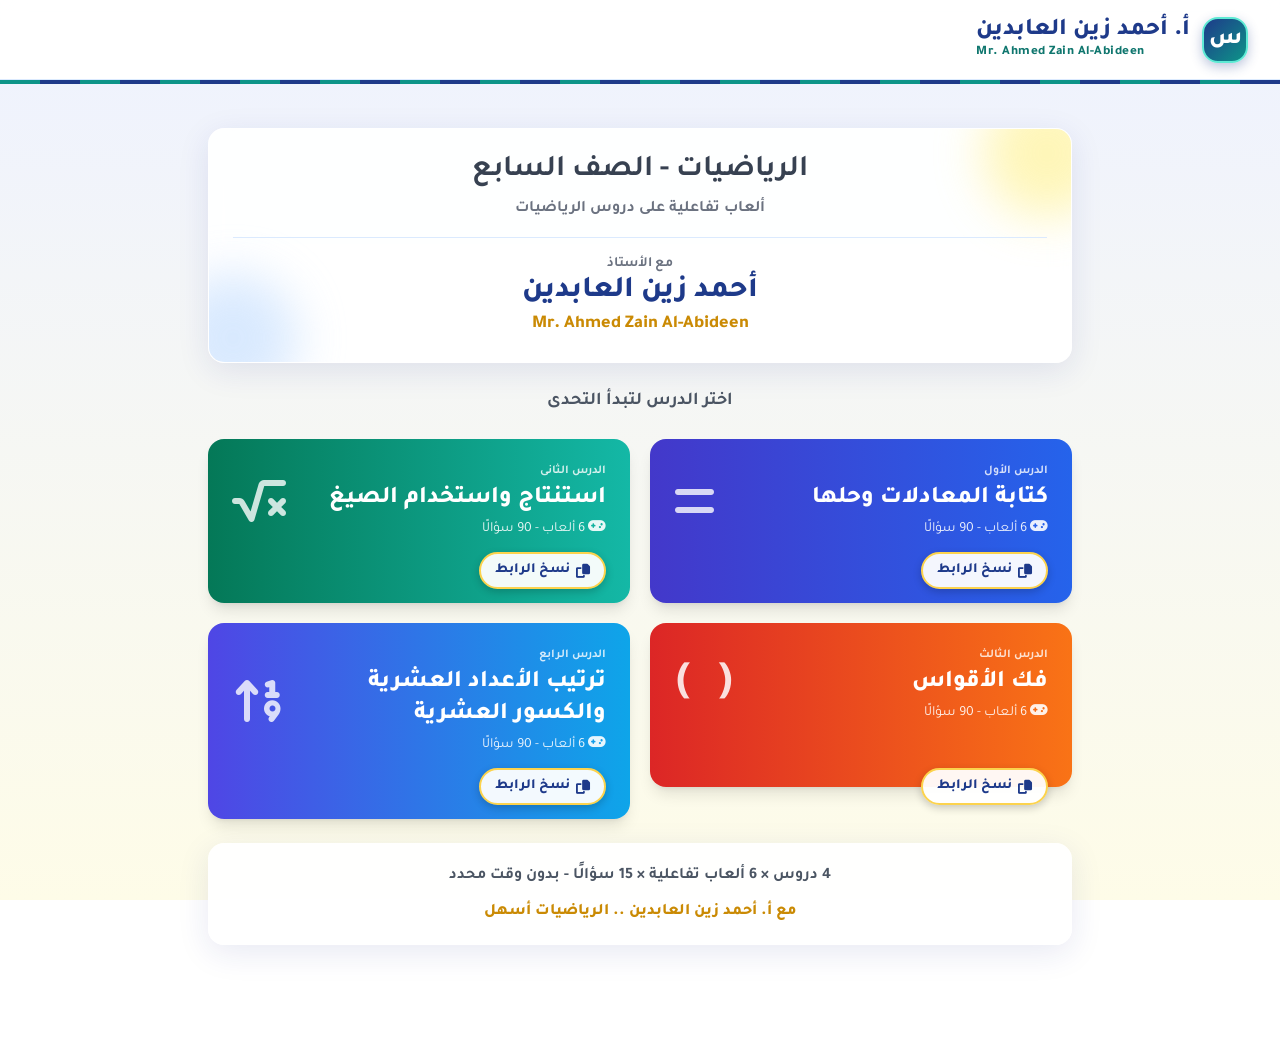
<file: index.html>
<!DOCTYPE html>
<html lang="ar" dir="rtl">
<head>
    <meta charset="UTF-8">
    <meta name="viewport" content="width=device-width, initial-scale=1.0, maximum-scale=1.0, user-scalable=no">
    <title>أ. أحمد زين العابدين - الرياضيات</title>
    <link rel="stylesheet" href="assets/tailwind.css">
    <link rel="stylesheet" href="assets/fontawesome/css/all.min.css">
    <link rel="stylesheet" href="assets/style.css">
    <script src="assets/common.js"></script>
</head>
<body class="text-gray-800 min-h-screen pb-24 relative">

    <header class="fixed top-0 w-full bg-white/95 backdrop-blur-md shadow-sm z-40 h-20 flex items-center px-4 md:px-8 border-b border-blue-100">
        <div class="flex items-center gap-3"><div class="logo-badge">س</div><h1 class="font-extrabold text-blue-900 text-lg md:text-2xl brand-name">أ. أحمد زين العابدين<small dir="ltr">Mr. Ahmed Zain Al-Abideen</small></h1></div>
    </header>
    <div class="fixed top-20 w-full z-40 brand-strip"></div>

    <div class="max-w-4xl mx-auto p-4 relative pt-28">
        <div class="space-y-6">
            <div class="glass-panel rounded-2xl p-6 shadow-lg relative overflow-hidden flex flex-col md:flex-row items-center gap-6 mt-4">
                <div class="absolute -top-10 -right-10 w-32 h-32 bg-yellow-200 rounded-full opacity-60 blur-xl"></div>
                <div class="absolute -bottom-10 -left-10 w-32 h-32 bg-blue-200 rounded-full opacity-60 blur-xl"></div>
                <div class="w-full text-center z-10 flex flex-col justify-center">
                    <h2 class="text-2xl md:text-3xl font-bold text-gray-700 mb-2" id="grade"></h2>
                    <p class="text-gray-500 font-bold">ألعاب تفاعلية على دروس الرياضيات</p>
                    <div class="mt-4 border-t border-blue-100 pt-4">
                        <p class="text-sm text-gray-500 font-bold">مع الأستاذ</p>
                        <p class="text-3xl font-extrabold text-blue-900">أحمد زين العابدين</p>
                        <p class="text-lg font-extrabold text-yellow-600" dir="ltr">Mr. Ahmed Zain Al-Abideen</p>
                    </div>
                </div>
            </div>

            <h3 class="text-center font-bold text-gray-600 mt-8 mb-4 text-lg">اختر الدرس لتبدأ التحدى</h3>

            <div class="grid grid-cols-1 sm:grid-cols-2 gap-5" id="lessons"></div>

            <div class="glass-panel rounded-2xl p-5 text-center mt-8">
                <p class="font-bold text-gray-600" id="summary"></p>
                <p class="mt-3 text-yellow-600 font-extrabold">مع أ. أحمد زين العابدين .. الرياضيات أسهل</p>
            </div>
        </div>
    </div>

    <div id="toast" class="copy-toast"></div>
    <script>
        document.getElementById('grade').innerText = TEACHER.grade;
        // رابط الموقع بعد الرفع على GitHub Pages
        const SITE_URL = 'https://ainewsolutions.github.io/ahmedzain/';
        function lessonUrl(id) {
            const base = /^https?:$/.test(location.protocol) ? location.href.replace(/[^\/]*([?#].*)?$/, '') : SITE_URL;
            return base + 'game.html?l=' + id;
        }
        function copyText(t) {
            if (navigator.clipboard && window.isSecureContext) return navigator.clipboard.writeText(t);
            return new Promise((res, rej) => {
                const ta = document.createElement('textarea'); ta.value = t; ta.style.position = 'fixed'; ta.style.opacity = '0';
                document.body.appendChild(ta); ta.select();
                try { document.execCommand('copy') ? res() : rej(); } catch (e) { rej(e); } finally { ta.remove(); }
            });
        }
        function showToast(msg, ok) {
            const t = document.getElementById('toast'); t.innerHTML = msg;
            t.className = 'copy-toast show ' + (ok ? 'ok' : 'no');
            clearTimeout(t._h); t._h = setTimeout(() => t.className = 'copy-toast', 2200);
        }
        function copyLesson(ev, id, btn) {
            ev.preventDefault(); ev.stopPropagation();
            const url = lessonUrl(id);
            copyText(url).then(() => {
                showToast('<i class="fa-solid fa-circle-check"></i> تم نسخ رابط ' + LESSONS[id].order, true);
                btn.innerHTML = '<i class="fa-solid fa-check"></i> تم النسخ'; btn.classList.add('done');
                setTimeout(() => { btn.innerHTML = '<i class="fa-solid fa-copy"></i> نسخ الرابط'; btn.classList.remove('done'); }, 2000);
            }).catch(() => { prompt('انسخ الرابط:', url); });
        }

        const box = document.getElementById('lessons');
        const ids = Object.keys(LESSONS);
        ids.forEach(id => {
            const L = LESSONS[id];
            box.insertAdjacentHTML('beforeend', `
            <div class="lesson-wrap">
                <a href="game.html?l=${id}" class="btn-bounce bg-gradient-to-l ${L.color} text-white p-6 pb-16 rounded-2xl shadow-lg flex items-center justify-between min-h-[150px] hover:shadow-2xl">
                    <div class="text-right">
                        <p class="text-xs font-bold text-white/80 mb-1">${L.order}</p>
                        <h4 class="font-extrabold text-2xl mb-1">${L.title}</h4>
                        <p class="text-sm text-white/90"><i class="fa-solid fa-gamepad"></i> ${L.games.length} ألعاب - ${L.games.length * 15} سؤالًا</p>
                    </div>
                    ${L.iconText ? `<span class="icon-text">${L.iconText}</span>` : `<i class="fa-solid ${L.icon} text-5xl opacity-80"></i>`}
                </a>
                <button class="copy-btn" onclick="copyLesson(event, '${id}', this)" title="${lessonUrl(id)}"><i class="fa-solid fa-copy"></i> نسخ الرابط</button>
            </div>`);
        });
        document.getElementById('summary').innerText = ids.length + ' دروس × 6 ألعاب تفاعلية × 15 سؤالًا - بدون وقت محدد';
    </script>
</body>
</html>
</file>
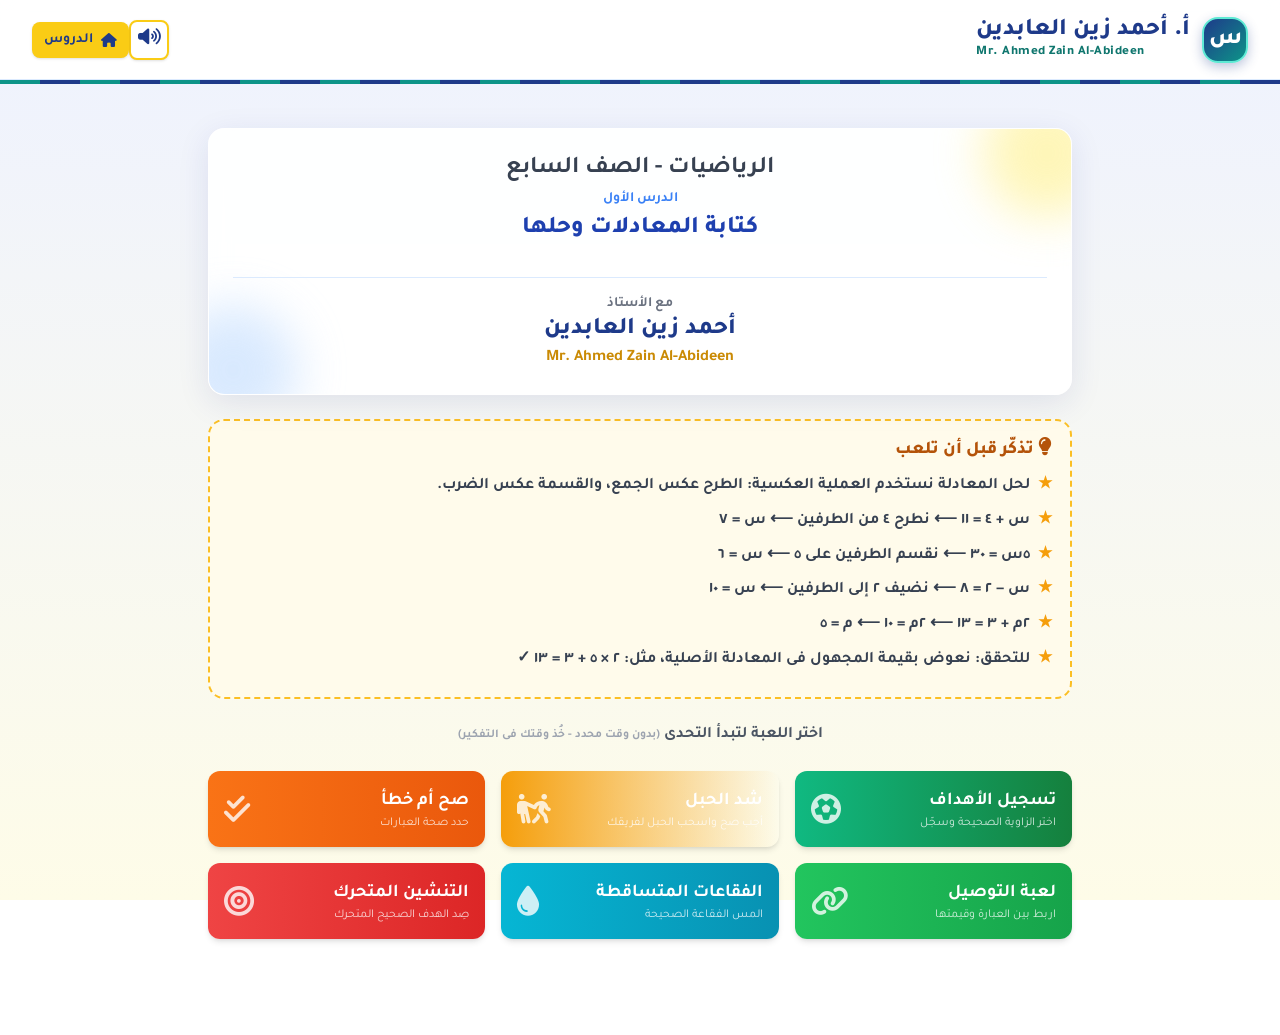
<file: game.html>
<!DOCTYPE html>
<html lang="ar" dir="rtl">
<head>
    <meta charset="UTF-8">
    <meta name="viewport" content="width=device-width, initial-scale=1.0, maximum-scale=1.0, user-scalable=no">
    <title>أ. أحمد زين العابدين - ألعاب الدرس</title>
    <link rel="stylesheet" href="assets/tailwind.css">
    <link rel="stylesheet" href="assets/fontawesome/css/all.min.css">
    <link rel="stylesheet" href="assets/style.css">
    <script src="assets/common.js"></script>
    <script src="assets/sound.js"></script>
</head>
<body class="text-gray-800 min-h-screen pb-20 relative">

    <header class="fixed top-0 w-full bg-white/95 backdrop-blur-md shadow-sm z-40 h-20 flex items-center px-4 md:px-8 border-b border-blue-100">
        <div class="flex items-center gap-3"><div class="logo-badge">س</div><h1 class="font-extrabold text-blue-900 text-lg md:text-2xl brand-name">أ. أحمد زين العابدين<small dir="ltr">Mr. Ahmed Zain Al-Abideen</small></h1></div>
        <button id="sound-btn" onclick="toggleSound()" class="mr-auto btn-bounce bg-white border-2 border-yellow-400 text-blue-900 w-10 h-10 rounded-lg shadow ml-2 text-lg"></button>
        <a href="index.html" class="btn-bounce bg-yellow-400 hover:bg-yellow-300 text-blue-900 px-3 py-2 rounded-lg font-bold text-sm flex items-center gap-2 shadow"><i class="fa-solid fa-house"></i><span class="nav-txt"> الدروس</span></a>
    </header>
    <div class="fixed top-20 w-full z-40 brand-strip"></div>

    <div class="max-w-4xl mx-auto p-4 relative pt-28" id="main-container">

        <!-- الشاشة الرئيسية للدرس -->
        <div id="screen-home" class="space-y-6">
            <div class="glass-panel rounded-2xl p-6 shadow-lg relative overflow-hidden flex flex-col md:flex-row items-center gap-6 mt-4">
                <div class="absolute -top-10 -right-10 w-32 h-32 bg-yellow-200 rounded-full opacity-60 blur-xl"></div>
                <div class="absolute -bottom-10 -left-10 w-32 h-32 bg-blue-200 rounded-full opacity-60 blur-xl"></div>
                <div class="w-full text-center z-10 flex flex-col justify-center">
                    <h2 class="text-xl md:text-2xl font-bold text-gray-700 mb-1" id="grade-text"></h2>
                    <p class="text-sm font-bold text-blue-500 mb-1" id="lesson-order"></p>
                    <h3 class="text-xl md:text-2xl text-blue-800 font-extrabold mb-4" id="lesson-title">جارٍ التحميل...</h3>
                    <div class="mt-4 border-t border-blue-100 pt-4">
                        <p class="text-sm text-gray-500 font-bold">مع الأستاذ</p>
                        <p class="text-2xl font-extrabold text-blue-900" id="teacher-name"></p>
                        <p class="text-md font-bold text-yellow-600" id="teacher-en" dir="ltr"></p>
                    </div>
                </div>
            </div>

            <div class="tips-box">
                <h4><i class="fa-solid fa-lightbulb"></i> تذكّر قبل أن تلعب</h4>
                <ul id="tips-list"></ul>
            </div>

            <h3 class="text-center font-bold text-gray-600 mt-8 mb-4">اختر اللعبة لتبدأ التحدى <span class="text-xs text-gray-400">(بدون وقت محدد - خُذ وقتك فى التفكير)</span></h3>

            <div class="grid grid-cols-1 sm:grid-cols-2 lg:grid-cols-3 gap-4" id="games-grid"></div>
        </div>

        <!-- رأس اللعبة -->
        <div id="game-header" class="hidden mb-6 bg-white p-3 rounded-xl shadow-sm border border-gray-100 flex flex-col gap-3">
            <div class="flex justify-between items-center w-full">
                <button onclick="goHome()" class="btn-bounce bg-gray-100 hover:bg-gray-200 text-gray-700 px-3 py-2 rounded-lg font-bold text-sm flex items-center gap-2">
                    <i class="fa-solid fa-arrow-right"></i> للألعاب
                </button>
                <div class="flex items-center gap-3">
                    <div class="text-left hidden sm:block">
                        <p class="text-xs text-gray-500 font-bold" id="hdr-teacher"></p>
                        <p class="text-sm font-bold text-blue-700" id="hdr-lesson"></p>
                    </div>
                </div>
            </div>
            <div class="flex justify-between items-center w-full border-t border-gray-100 pt-2">
                <div class="w-1/3 text-xs sm:text-sm font-bold text-gray-500"><i class="fa-solid fa-infinity text-blue-500"></i> بدون وقت</div>
                <h2 id="current-game-title" class="text-base sm:text-lg font-bold text-blue-800 text-center w-1/3"></h2>
                <div class="text-sm sm:text-base font-bold text-gray-600 bg-gray-50 px-3 py-1 rounded-lg border w-1/3 text-left">
                    النتيجة: <span id="current-score" class="text-blue-700">0</span>/<span class="total-count">15</span>
                </div>
            </div>
        </div>

        <!-- 1. اختيار من متعدد -->
        <div id="screen-mcq" class="hidden game-screen">
            <div class="glass-panel p-6 rounded-2xl">
                <div class="w-full bg-gray-200 rounded-full h-2.5 mb-6"><div id="mcq-progress" class="bg-blue-600 h-2.5 rounded-full" style="width:0%"></div></div>
                <div id="mcq-img"></div>
                <h3 id="mcq-question" class="text-xl md:text-2xl font-bold text-gray-800 mb-6 text-center leading-relaxed"></h3>
                <div id="mcq-options" class="grid grid-cols-1 sm:grid-cols-2 gap-3"></div>
            </div>
        </div>

        <!-- 2. الفقاعات -->
        <div id="screen-bubbles" class="hidden game-screen">
            <div class="glass-panel p-6 rounded-2xl">
                <div class="w-full bg-gray-200 rounded-full h-2.5 mb-4"><div id="bubbles-progress" class="bg-cyan-500 h-2.5 rounded-full" style="width:0%"></div></div>
                <div class="bg-cyan-50 border border-cyan-200 rounded-xl p-4 mb-4 text-center">
                    <h3 id="bubbles-question" class="text-lg md:text-xl font-bold text-gray-800 leading-relaxed"></h3>
                    <div id="bubbles-img"></div>
                </div>
                <div id="bubbles-game-area" class="relative w-full h-[430px] overflow-hidden rounded-xl shadow-inner bg-gradient-to-b from-blue-50 to-cyan-100"></div>
            </div>
        </div>

        <!-- 3. التنشين -->
        <div id="screen-shoot" class="hidden game-screen">
            <div class="glass-panel p-6 rounded-2xl">
                <div class="w-full bg-gray-200 rounded-full h-2.5 mb-4"><div id="shoot-progress" class="bg-red-500 h-2.5 rounded-full" style="width:0%"></div></div>
                <div class="bg-red-50 border border-red-200 rounded-xl p-4 mb-4 text-center">
                    <h3 id="shoot-question" class="text-lg md:text-xl font-bold text-gray-800 leading-relaxed"></h3>
                    <div id="shoot-img"></div>
                </div>
                <div id="shoot-game-area" class="relative w-full h-[430px] overflow-hidden bg-gray-900 border-4 border-gray-700 rounded-xl shadow-inner"></div>
            </div>
        </div>

        <!-- 4. صح أم خطأ -->
        <div id="screen-tf" class="hidden game-screen">
            <div class="glass-panel p-6 rounded-2xl flex flex-col">
                <div class="w-full bg-gray-200 rounded-full h-2.5 mb-6"><div id="tf-progress" class="bg-orange-500 h-2.5 rounded-full" style="width:0%"></div></div>
                <p class="text-center font-bold text-gray-600 mb-4 text-lg">اقرأ العبارة وحدد: صح أم خطأ؟</p>
                <div id="tf-img"></div>
                <div class="flex items-center justify-center mb-8">
                    <div id="tf-statement" class="bg-white border-2 border-orange-300 text-gray-800 font-bold text-xl md:text-2xl py-8 px-6 rounded-2xl shadow-md w-full text-center min-h-[150px] flex items-center justify-center leading-relaxed"></div>
                </div>
                <div class="grid grid-cols-2 gap-4 w-full">
                    <button onclick="checkTF(true)" class="btn-bounce bg-green-500 hover:bg-green-600 text-white p-6 rounded-xl flex flex-col items-center gap-2 shadow-lg">
                        <i class="fa-solid fa-check text-5xl mb-2"></i><span class="font-bold text-xl md:text-2xl">صح</span>
                    </button>
                    <button onclick="checkTF(false)" class="btn-bounce bg-red-500 hover:bg-red-600 text-white p-6 rounded-xl flex flex-col items-center gap-2 shadow-lg">
                        <i class="fa-solid fa-xmark text-5xl mb-2"></i><span class="font-bold text-xl md:text-2xl">خطأ</span>
                    </button>
                </div>
            </div>
        </div>

        <!-- 5. التوصيل -->
        <div id="screen-match" class="hidden game-screen">
            <div class="glass-panel p-4 rounded-2xl">
                <div class="w-full bg-gray-200 rounded-full h-2.5 mb-4"><div id="match-progress" class="bg-green-600 h-2.5 rounded-full" style="width:0%"></div></div>
                <p class="text-center text-gray-600 mb-4 font-bold">المس عنصرًا من القائمة الأولى ثم ما يناسبه من الثانية</p>
                <div class="flex gap-4 justify-between">
                    <div class="w-1/2 space-y-2 flex flex-col" id="match-list-a"></div>
                    <div class="w-1/2 space-y-2 flex flex-col" id="match-list-b"></div>
                </div>
            </div>
        </div>

        <!-- 6. أكمل -->
        <div id="screen-fill" class="hidden game-screen">
            <div class="glass-panel p-4 md:p-6 rounded-2xl flex flex-col">
                <div class="w-full bg-gray-200 rounded-full h-2.5 mb-4 md:mb-6"><div id="fill-progress" class="bg-purple-500 h-2.5 rounded-full" style="width:0%"></div></div>
                <p class="text-center font-bold text-gray-600 mb-4 text-sm md:text-lg">اختر ما يكمل العبارة إكمالًا صحيحًا</p>
                <div id="fill-img"></div>
                <div class="bg-white border-2 border-purple-200 py-6 px-4 md:py-8 md:px-6 rounded-2xl shadow-sm text-center mb-6 flex items-center justify-center min-h-[120px] md:min-h-[160px]">
                    <h3 id="fill-sentence" class="text-lg sm:text-xl md:text-2xl font-bold text-gray-800 leading-loose"></h3>
                </div>
                <div id="fill-options" class="grid grid-cols-1 sm:grid-cols-2 gap-3 md:gap-4"></div>
            </div>
        </div>
    
        <!-- 7. شد الحبل -->
        <div id="screen-tug" class="hidden game-screen">
            <div class="glass-panel p-4 md:p-6 rounded-2xl">
                <div class="w-full bg-gray-200 rounded-full h-2.5 mb-4"><div id="tug-progress" class="bg-amber-500 h-2.5 rounded-full" style="width:0%"></div></div>
                <div class="tug-arena">
                    <div class="tug-team tug-me"><span class="tug-tag">فريقك</span><div class="tug-men"><i class="fa-solid fa-person"></i><i class="fa-solid fa-person"></i><i class="fa-solid fa-person"></i></div></div>
                    <div class="tug-field">
                        <div class="tug-zone tug-zone-me"></div><div class="tug-zone tug-zone-op"></div>
                        <div class="tug-center"></div>
                        <div id="tug-rope" class="tug-rope"><div class="tug-knot"><i class="fa-solid fa-flag"></i></div></div>
                    </div>
                    <div class="tug-team tug-op"><span class="tug-tag">المنافس</span><div class="tug-men"><i class="fa-solid fa-person"></i><i class="fa-solid fa-person"></i><i class="fa-solid fa-person"></i></div></div>
                </div>
                <p class="text-center text-xs font-bold text-gray-500 mb-3">كل إجابة صحيحة تسحب الحبل نحو فريقك، وكل إجابة خاطئة تسحبه نحو المنافس</p>
                <div class="bg-amber-50 border border-amber-200 rounded-xl p-4 mb-4 text-center">
                    <h3 id="tug-question" class="text-lg md:text-xl font-bold text-gray-800 leading-relaxed"></h3>
                    <div id="tug-img"></div>
                </div>
                <div id="tug-options" class="grid grid-cols-2 gap-3"></div>
            </div>
        </div>

        <!-- 8. تسجيل الأهداف -->
        <div id="screen-goal" class="hidden game-screen">
            <div class="glass-panel p-4 md:p-6 rounded-2xl">
                <div class="w-full bg-gray-200 rounded-full h-2.5 mb-4"><div id="goal-progress" class="bg-emerald-600 h-2.5 rounded-full" style="width:0%"></div></div>
                <div class="bg-emerald-50 border border-emerald-200 rounded-xl p-4 mb-4 text-center">
                    <h3 id="goal-question" class="text-lg md:text-xl font-bold text-gray-800 leading-relaxed"></h3>
                    <div id="goal-img"></div>
                </div>
                <div class="goal-pitch" id="goal-pitch">
                    <div class="goal-frame"><div class="goal-net"></div></div>
                    <div id="goal-keeper" class="goal-keeper"><i class="fa-solid fa-user-shield"></i></div>
                    <div id="goal-targets"></div>
                    <div id="goal-ball" class="goal-ball"><i class="fa-solid fa-futbol"></i></div>
                    <div id="goal-flash" class="goal-flash"></div>
                </div>
                <p class="text-center text-sm font-bold text-gray-500 mt-3">المس الزاوية التى بها الإجابة الصحيحة لتسدد الكرة</p>
            </div>
        </div>
    
        <!-- 9. من سيربح المليون -->
        <div id="screen-millionaire" class="hidden game-screen">
            <div class="mil-wrap">
                <div class="mil-ladder" id="mil-ladder"></div>
                <h2 class="mil-title"><i class="fa-solid fa-trophy"></i> من سيربح المليون؟ <i class="fa-solid fa-trophy"></i></h2>
                <div class="mil-bar">
                    <div class="mil-pill" id="mil-qnum"></div>
                    <div class="mil-prize"><i class="fa-solid fa-sack-dollar"></i> <span id="mil-prize"></span></div>
                </div>
                <div class="mil-lifelines">
                    <button id="ll-5050" class="mil-ll" onclick="useLifeline('5050')" title="حذف إجابتين"><i class="fa-solid fa-scissors"></i><small>حذف إجابتين</small></button>
                    <button id="ll-phone" class="mil-ll" onclick="useLifeline('phone')" title="اتصال بصديق"><i class="fa-solid fa-phone"></i><small>اتصال بصديق</small></button>
                    <button id="ll-aud" class="mil-ll" onclick="useLifeline('aud')" title="رأى الجمهور"><i class="fa-solid fa-users"></i><small>رأى الجمهور</small></button>
                </div>
                <div class="mil-help hidden" id="mil-help"></div>
                <div class="mil-question" id="mil-question"></div>
                <div class="mil-options" id="mil-options"></div>
            </div>
        </div>
    </div>

    <!-- نافذة التغذية الراجعة -->
    <div id="feedback-modal" class="fixed inset-0 bg-black bg-opacity-60 z-50 hidden flex items-center justify-center p-4 backdrop-blur-sm">
        <div id="feedback-content" class="bg-white rounded-2xl p-6 max-w-sm w-full text-center transform scale-50 opacity-0 transition-all duration-300">
            <div id="feedback-icon" class="text-6xl mb-4"></div>
            <h3 id="feedback-title" class="text-2xl font-bold mb-2"></h3>
            <p id="feedback-msg" class="text-gray-600 mb-6 font-bold text-lg leading-relaxed"></p>
            <button onclick="closeFeedback()" class="bg-blue-700 text-white font-bold py-3 px-8 rounded-xl shadow-md w-full hover:bg-blue-800 transition-colors">متابعة</button>
        </div>
    </div>

    <!-- نهاية اللعبة -->
    <div id="endgame-modal" class="fixed inset-0 bg-blue-950 bg-opacity-95 z-50 hidden flex items-center justify-center p-4">
        <div class="bg-white rounded-2xl p-8 max-w-md w-full text-center shadow-2xl">
            <i class="fa-solid fa-trophy text-6xl text-yellow-400 mb-4"></i>
            <h2 class="text-3xl font-bold text-blue-900 mb-2">اكتملت اللعبة!</h2>
            <p class="text-xl text-gray-700 mb-2 font-bold">لقد حققت <span id="endgame-score" class="text-blue-700 text-2xl">0</span> من <span class="total-count">15</span></p>
            <p id="endgame-msg" class="text-lg text-yellow-600 font-bold mb-6"></p>
            <button onclick="startGame(gameState.activeGame)" class="w-full mb-3 bg-yellow-400 text-blue-900 font-bold py-3 rounded-xl shadow text-lg btn-bounce">
                <i class="fa-solid fa-rotate-right"></i> العب مرة أخرى
            </button>
            <button onclick="goHome()" class="w-full bg-gradient-to-r from-blue-700 to-indigo-700 text-white font-bold py-4 rounded-xl shadow-lg text-xl btn-bounce">
                العودة لألعاب الدرس
            </button>
        </div>
    </div>


        <script src="assets/game.js"></script>
</body>
</html>
</file>
<file: assets/style.css>
@import url('https://fonts.googleapis.com/css2?family=Tajawal:wght@400;700;800&display=swap');
body { font-family: 'Tajawal', sans-serif; background: linear-gradient(180deg,#eef2ff 0%,#fefce8 100%); background-attachment: fixed; user-select: none; overflow-x: hidden; }
.glass-panel { background: rgba(255,255,255,0.93); backdrop-filter: blur(10px); border: 1px solid rgba(255,255,255,0.3); box-shadow: 0 8px 32px 0 rgba(31,38,135,0.10); }
.btn-bounce { transition: transform 0.2s; }
.btn-bounce:active { transform: scale(0.95); }
.brand-strip { background: repeating-linear-gradient(90deg,#facc15 0 40px,#1e3a8a 40px 80px); height: 4px; }

/* رياضيات */
.m { unicode-bidi: isolate; direction: ltr; }
.frac { display: inline-flex; flex-direction: column; vertical-align: middle; text-align: center; line-height: 1.1; margin: 0 2px; font-size: 0.9em; }
.frac .num { border-bottom: 2px solid currentColor; padding: 0 3px; }
.frac .den { padding: 0 3px; }
.q-img { max-height: 260px; max-width: 100%; margin: 0 auto 1rem; border-radius: 12px; border: 2px solid #e0e7ff; background: #fff; object-fit: contain; }
.q-img-sm { max-height: 150px; max-width: 100%; margin: 8px auto 0; border-radius: 10px; background: #fff; object-fit: contain; }

/* التوصيل */
.match-item { transition: all 0.3s; }
.match-item.selected { background-color: #fef08a; border-color: #eab308; transform: scale(1.05); }
.match-item.matched { background-color: #86efac; border-color: #22c55e; opacity: 0.7; pointer-events: none; }
.match-item.error { background-color: #fca5a5; border-color: #ef4444; animation: shake 0.5s; }

/* الفقاعات */
.game-bubble {
    border-radius: 50%;
    background: radial-gradient(circle at 30% 30%, rgba(255,255,255,0.95), rgba(191,219,254,0.8) 60%, rgba(59,130,246,0.45));
    box-shadow: inset 0 0 15px rgba(255,255,255,0.8), 0 4px 10px rgba(0,0,0,0.15);
    border: 1px solid rgba(255,255,255,0.6);
    color: #1e3a8a; text-shadow: 0 1px 2px rgba(255,255,255,0.8);
}
.horizontal-target { background-color: white; border: 4px solid; box-shadow: 0 10px 15px -3px rgba(0,0,0,0.2); }

/* حركة مستمرة بلا وقت محدد: تتكرر حتى يجيب الطالب */
@keyframes fallDown { from { top: -140px; } to { top: 105%; } }
@keyframes moveRight { from { left: -140px; } to { left: 105%; } }
@keyframes moveLeft { from { left: 105%; } to { left: -140px; } }
.anim-fall { animation: fallDown 16s linear infinite; }
.anim-right { animation: moveRight 15s linear infinite; }
.anim-left { animation: moveLeft 15s linear infinite; }

@keyframes shake { 0%,100% {transform: translateX(0);} 25% {transform: translateX(-5px);} 75% {transform: translateX(5px);} }
.popup-anim { animation: popIn 0.3s ease-out forwards; }
@keyframes popIn { 0% { opacity: 0; transform: scale(0.5); } 100% { opacity: 1; transform: scale(1); } }
.game-bubble .frac, .horizontal-target .frac { font-size: 1.3em; }
.game-bubble .m, .horizontal-target .m { white-space: normal; }

/* رموز الشعاع والمستقيم */
.geo { position: relative; display: inline-block; padding-top: 0.45em; line-height: 1.1; unicode-bidi: isolate; }
.geo::before { position: absolute; top: -0.15em; left: 0; right: 0; text-align: center; font-size: 0.8em; line-height: 1; letter-spacing: -2px; }
.ray::before { content: "⟶"; }
.gline::before { content: "⟷"; }

/* ===== عناصر مستر سيف محمد (بدون صور) ===== */
.brand-strip { background: repeating-linear-gradient(90deg,#f59e0b 0 40px,#1e3a8a 40px 80px); }
.logo-badge { width: 56px; height: 56px; border-radius: 16px; display: flex; align-items: center; justify-content: center;
  background: linear-gradient(135deg,#1e3a8a,#4f46e5); color: #fde68a; font-size: 26px; font-weight: 800; box-shadow: 0 4px 12px rgba(30,58,138,.3); border: 2px solid #fcd34d; flex-shrink: 0; }
.brand-name { line-height: 1.15; }
.brand-name small { display: block; font-size: 13px; color: #b45309; font-weight: 800; letter-spacing: .5px; }
.hero-art { position: relative; width: 100%; max-width: 300px; aspect-ratio: 1/1; border-radius: 20px; border: 4px solid #fbbf24;
  background: radial-gradient(circle at 30% 25%,#6366f1,#1e3a8a 70%); color: #fff; display: flex; flex-direction: column; align-items: center; justify-content: center; gap: 10px;
  box-shadow: 0 12px 30px rgba(30,58,138,.35); overflow: hidden; }
.hero-art .big { font-size: 64px; font-weight: 800; color: #fde68a; line-height: 1; }
.hero-art .eq { direction: ltr; font-size: 20px; font-weight: 800; background: rgba(255,255,255,.15); padding: 6px 14px; border-radius: 12px; }
.hero-art .eq b { color: #fde68a; }
.hero-art .tag { font-size: 14px; font-weight: 800; color: #c7d2fe; }
.hero-art::before, .hero-art::after { content: ""; position: absolute; border-radius: 50%; background: rgba(255,255,255,.08); }
.hero-art::before { width: 160px; height: 160px; top: -50px; left: -50px; }
.hero-art::after { width: 120px; height: 120px; bottom: -40px; right: -30px; }
@media (max-width: 767px) { .hero-art { max-width: 240px; } .hero-art .big { font-size: 52px; } }
.avatar-mini { width: 40px; height: 40px; border-radius: 50%; display: flex; align-items: center; justify-content: center; background: linear-gradient(135deg,#1e3a8a,#4f46e5); color: #fde68a; font-weight: 800; border: 2px solid #fbbf24; }
.lesson-num { width: 64px; height: 64px; border-radius: 14px; display: flex; flex-direction: column; align-items: center; justify-content: center; color: #fff; font-weight: 800; flex-shrink: 0; box-shadow: 0 4px 10px rgba(0,0,0,.15); }
.lesson-num span { font-size: 11px; opacity: .9; }
.lesson-num b { font-size: 24px; line-height: 1; }
.tips-box { background: #fffbeb; border: 2px dashed #fbbf24; border-radius: 16px; padding: 16px 18px; }
.tips-box h4 { color: #b45309; font-weight: 800; font-size: 18px; margin-bottom: 8px; }
.tips-box li { position: relative; padding-right: 22px; margin-bottom: 6px; font-weight: 700; color: #374151; line-height: 1.8; }
.tips-box li::before { content: "★"; position: absolute; right: 0; color: #f59e0b; }
.tips-box .m, .hero-art .eq { white-space: nowrap; }

/* ===== أ. أحمد زين العابدين ===== */
.brand-strip { background: repeating-linear-gradient(90deg,#0d9488 0 40px,#1e3a8a 40px 80px); }
.brand-name small { color: #0f766e; }
.logo-badge { width: 46px; height: 46px; font-size: 24px; background: linear-gradient(135deg,#1e3a8a,#0d9488); border-color: #5eead4; color: #fff; }

/* المعادلات: من اليمين لليسار كما فى الكتاب */
.eq { unicode-bidi: isolate; direction: rtl; white-space: nowrap; display: inline-block; }
.game-bubble .eq, .horizontal-target .eq, .match-item .eq { white-space: normal; }

/* رسم المستطيلات */
.bar-fig { max-width: 460px; margin: 4px auto 18px; padding: 30px 8px 0; }
.bar-row { display: flex; direction: ltr; height: 38px; border: 2px solid #374151; border-radius: 4px; overflow: visible; }
.bar-seg { position: relative; border-left: 2px solid #374151; min-width: 34px; }
.bar-seg:first-child { border-left: none; }
.bar-w { background: #fff; } .bar-g { background: #4ade80; } .bar-y { background: #fde047; }
.bar-k { background: repeating-conic-gradient(#1f2937 0 25%, #fff 0 50%) 0 0/10px 10px; }
.bar-lbl { position: absolute; bottom: 100%; left: 0; right: 0; text-align: center; font-size: 13px; font-weight: 800; color: #1e3a8a; white-space: nowrap; padding-bottom: 2px; border-bottom: 2px solid #94a3b8; margin: 0 2px 4px; }
.bar-total { margin-top: 6px; border-top: 2px solid #94a3b8; text-align: center; font-weight: 800; color: #374151; font-size: 14px; padding-top: 2px; }
.bar-sm { margin-bottom: 6px; padding-top: 26px; }
.game-bubble > span, .horizontal-target > span { font-size: 1.35em; }

/* ===== شد الحبل ===== */
.tug-arena { display: flex; align-items: center; gap: 6px; margin-bottom: 10px; }
.tug-team { display: flex; flex-direction: column; align-items: center; width: 74px; flex-shrink: 0; }
.tug-tag { font-size: 12px; font-weight: 800; padding: 2px 8px; border-radius: 999px; color: #fff; margin-bottom: 4px; white-space: nowrap; }
.tug-me .tug-tag { background: #2563eb; } .tug-op .tug-tag { background: #dc2626; }
.tug-men { display: flex; gap: 1px; font-size: 30px; line-height: 1; }
.tug-me .tug-men { color: #1d4ed8; transform: rotate(12deg); } .tug-op .tug-men { color: #b91c1c; transform: rotate(-12deg); }
.tug-me.pulling .tug-men { animation: pullR .6s ease-out; } .tug-op.pulling .tug-men { animation: pullL .6s ease-out; }
@keyframes pullR { 50% { transform: rotate(28deg) translateX(8px); } }
@keyframes pullL { 50% { transform: rotate(-28deg) translateX(-8px); } }
.tug-field { position: relative; flex: 1; height: 86px; border-radius: 14px; overflow: hidden; border: 2px solid #e5e7eb; }
.tug-zone { position: absolute; top: 0; bottom: 0; width: 50%; }
.tug-zone-me { right: 0; background: linear-gradient(90deg,#dbeafe,#bfdbfe); }
.tug-zone-op { left: 0; background: linear-gradient(90deg,#fecaca,#fee2e2); }
.tug-center { position: absolute; top: 0; bottom: 0; left: 50%; border-left: 3px dashed #6b7280; }
.tug-rope { position: absolute; top: 50%; left: -30%; width: 160%; height: 10px; margin-top: -5px; border-radius: 6px;
  background: repeating-linear-gradient(45deg,#a16207 0 6px,#ca8a04 6px 12px); box-shadow: 0 2px 4px rgba(0,0,0,.25); transition: transform .6s cubic-bezier(.3,1.6,.5,1); }
.tug-knot { position: absolute; left: 50%; top: 50%; transform: translate(-50%,-50%); width: 34px; height: 34px; border-radius: 50%; background: #fff; border: 3px solid #f59e0b;
  display: flex; align-items: center; justify-content: center; color: #dc2626; font-size: 15px; box-shadow: 0 3px 8px rgba(0,0,0,.25); }
.opt-right { background: #bbf7d0 !important; border-color: #22c55e !important; }
.opt-wrong { background: #fecaca !important; border-color: #ef4444 !important; }

/* ===== تسجيل الأهداف ===== */
.goal-pitch { position: relative; width: 100%; height: 360px; border-radius: 16px; overflow: hidden;
  background: repeating-linear-gradient(180deg,#16a34a 0 36px,#15803d 36px 72px); box-shadow: inset 0 0 30px rgba(0,0,0,.25); }
.goal-frame { position: absolute; top: 5%; left: 8%; right: 8%; height: 56%; border: 7px solid #fff; border-bottom: none; border-radius: 6px 6px 0 0; box-shadow: 0 4px 10px rgba(0,0,0,.25); }
.goal-net { position: absolute; inset: 0; background-image: linear-gradient(rgba(255,255,255,.35) 1px, transparent 1px), linear-gradient(90deg, rgba(255,255,255,.35) 1px, transparent 1px); background-size: 14px 14px; background-color: rgba(0,0,0,.12); }
.goal-pitch::after { content: ""; position: absolute; left: 22%; right: 22%; top: 61%; height: 22%; border: 3px solid rgba(255,255,255,.7); border-top: none; }
.goal-keeper { position: absolute; z-index: 3; font-size: 44px; color: #facc15; text-shadow: 0 3px 6px rgba(0,0,0,.4); transform: translate(-50%,-50%); pointer-events: none; }
.goal-ball { position: absolute; z-index: 4; font-size: 34px; color: #fff; background: #111; border-radius: 50%; line-height: 1; width: 36px; height: 36px; display: flex; align-items: center; justify-content: center;
  transform: translate(-50%,-50%); pointer-events: none; text-shadow: none; box-shadow: 0 4px 6px rgba(0,0,0,.35); }
.goal-target { position: absolute; z-index: 2; transform: translate(-50%,-50%); min-width: 92px; max-width: 150px; min-height: 58px; padding: 6px 10px; border-radius: 14px;
  background: rgba(255,255,255,.92); border: 3px solid #fde047; color: #14532d; font-weight: 800; font-size: 17px; box-shadow: 0 4px 10px rgba(0,0,0,.25); display: flex; align-items: center; justify-content: center; text-align: center; transition: transform .2s; }
.goal-target.long { font-size: 13px; }
.goal-target:active { transform: translate(-50%,-50%) scale(.94); }
.goal-target.hit { background: #bbf7d0; border-color: #22c55e; }
.goal-target.miss { background: #fecaca; border-color: #ef4444; }
.goal-flash { position: absolute; z-index: 5; left: 50%; top: 74%; transform: translate(-50%,-50%) scale(.3); opacity: 0; font-size: 28px; font-weight: 800; padding: 6px 18px; border-radius: 14px; color: #fff; white-space: nowrap; transition: all .3s; pointer-events: none; }
.goal-flash.show { opacity: 1; transform: translate(-50%,-50%) scale(1); }
.goal-flash.ok { background: #16a34a; border: 3px solid #fde047; } .goal-flash.no { background: #dc2626; border: 3px solid #fff; }
@media (max-width: 480px) { .goal-target { min-width: 78px; font-size: 15px; } .goal-target.long { font-size: 11px; max-width: 120px; } .goal-pitch { height: 330px; } }

/* ألوان إضافية غير موجودة فى ملف tailwind المضغوط */
.from-amber-500{--tw-gradient-from:#f59e0b var(--tw-gradient-from-position);--tw-gradient-to:rgba(245,158,11,0) var(--tw-gradient-to-position);--tw-gradient-stops:var(--tw-gradient-from),var(--tw-gradient-to)}
.from-emerald-500{--tw-gradient-from:#10b981 var(--tw-gradient-from-position);--tw-gradient-to:rgba(16,185,129,0) var(--tw-gradient-to-position);--tw-gradient-stops:var(--tw-gradient-from),var(--tw-gradient-to)}
.from-teal-500{--tw-gradient-from:#14b8a6 var(--tw-gradient-from-position);--tw-gradient-to:rgba(20,184,166,0) var(--tw-gradient-to-position);--tw-gradient-stops:var(--tw-gradient-from),var(--tw-gradient-to)}
.to-green-700{--tw-gradient-to:#15803d var(--tw-gradient-to-position)}
.to-emerald-700{--tw-gradient-to:#047857 var(--tw-gradient-to-position)}
.bg-amber-500{background-color:#f59e0b} .bg-amber-50{background-color:#fffbeb} .hover\:bg-amber-50:hover{background-color:#fffbeb}
.border-amber-300{border-color:#fcd34d} .border-amber-200{border-color:#fde68a} .text-amber-900{color:#78350f}
.bg-emerald-50{background-color:#ecfdf5} .border-emerald-200{border-color:#a7f3d0} .bg-emerald-600{background-color:#059669}
@media (max-width: 480px) { .nav-txt { display: none; } .brand-name { font-size: 16px; } .brand-name small { font-size: 11px; white-space: nowrap; } }

/* زر نسخ رابط الدرس */
.lesson-wrap { position: relative; }
.lesson-wrap > a { display: flex; }
.copy-btn { position: absolute; bottom: 14px; right: 24px; z-index: 2; background: rgba(255,255,255,.95); color: #1e3a8a; font-weight: 800; font-size: 14px;
  padding: 6px 14px; border-radius: 999px; box-shadow: 0 3px 8px rgba(0,0,0,.2); border: 2px solid #fcd34d; transition: transform .15s; display: flex; align-items: center; gap: 6px; }
.copy-btn:active { transform: scale(.94); }
.copy-btn.done { background: #dcfce7; color: #166534; border-color: #22c55e; }
.copy-toast { position: fixed; left: 50%; bottom: 24px; transform: translate(-50%, 30px); opacity: 0; z-index: 60; padding: 10px 20px; border-radius: 14px; color: #fff; font-weight: 800; transition: all .3s; pointer-events: none; white-space: nowrap; }
.copy-toast.show { opacity: 1; transform: translate(-50%, 0); }
.copy-toast.ok { background: #16a34a; } .copy-toast.no { background: #dc2626; }
.lesson-wrap > a { padding-bottom: 64px !important; min-height: 160px; }
.icon-text { font-size: 46px; font-weight: 800; opacity: .85; letter-spacing: 6px; line-height: 1; direction: ltr; }

/* ألوان الدرس الرابع */
.from-sky-500{--tw-gradient-from:#0ea5e9 var(--tw-gradient-from-position);--tw-gradient-to:rgba(14,165,233,0) var(--tw-gradient-to-position);--tw-gradient-stops:var(--tw-gradient-from),var(--tw-gradient-to)}
.to-indigo-600{--tw-gradient-to:#4f46e5 var(--tw-gradient-to-position)}

/* ===== من سيربح المليون ===== */
.mil-wrap { background: linear-gradient(165deg,#6d28d9 0%,#3730a3 45%,#1e3a8a 75%,#0f766e 100%); border-radius: 20px; padding: 12px 12px 18px; color: #fff; box-shadow: 0 12px 30px rgba(49,46,129,.4); }
.mil-ladder { display: flex; gap: 6px; overflow-x: auto; padding: 6px; background: rgba(15,10,60,.55); border-radius: 14px; scroll-behavior: smooth; scrollbar-width: none; }
.mil-ladder::-webkit-scrollbar { display: none; }
.mil-step { flex: 0 0 auto; display: flex; align-items: center; gap: 8px; padding: 6px 12px; border-radius: 10px; font-weight: 800; font-size: 13px; color: #c7d2fe; white-space: nowrap; }
.mil-step b { color: #fde68a; }
.mil-step.safe span { color: #fff; }
.mil-step.won { background: rgba(250,204,21,.18); color: #fde68a; }
.mil-step.next { background: linear-gradient(90deg,#facc15,#f59e0b); color: #3b0764; box-shadow: 0 0 12px rgba(250,204,21,.6); }
.mil-step.next b { color: #3b0764; }
.mil-title { text-align: center; font-size: 26px; font-weight: 800; margin: 14px 0 10px; color: #fde047; text-shadow: 0 3px 0 #a21caf, 0 6px 14px rgba(0,0,0,.35); }
.mil-title i { color: #fbbf24; }
.mil-bar { display: flex; justify-content: space-between; align-items: center; gap: 10px; margin-bottom: 12px; }
.mil-pill { background: rgba(255,255,255,.14); padding: 8px 16px; border-radius: 999px; font-weight: 800; font-size: 15px; }
.mil-prize { background: linear-gradient(90deg,#fde047,#facc15); color: #3b0764; padding: 8px 16px; border-radius: 999px; font-weight: 800; font-size: 16px; box-shadow: 0 4px 10px rgba(0,0,0,.25); }
.mil-lifelines { display: flex; justify-content: center; gap: 12px; margin-bottom: 12px; }
.mil-ll { width: 64px; height: 64px; border-radius: 50%; background: linear-gradient(160deg,#fb7185,#f97316); box-shadow: 0 5px 0 #9f1239, 0 8px 14px rgba(0,0,0,.3);
  display: flex; flex-direction: column; align-items: center; justify-content: center; color: #fff; font-size: 20px; transition: transform .15s; position: relative; }
.mil-ll small { font-size: 8.5px; font-weight: 800; line-height: 1.1; margin-top: 2px; }
.mil-ll:active { transform: translateY(3px); box-shadow: 0 2px 0 #9f1239; }
.mil-ll.used { filter: grayscale(1); opacity: .45; pointer-events: none; }
.mil-ll.used::after { content: ""; position: absolute; inset: 8px; border-top: 3px solid #fff; transform: rotate(-45deg) translateY(22px); }
.mil-help { background: rgba(255,255,255,.95); color: #312e81; border-radius: 14px; padding: 10px 14px; margin-bottom: 12px; font-weight: 800; text-align: center; animation: popIn .3s; }
.mil-help b { color: #c2410c; }
.mil-aud { display: flex; justify-content: center; gap: 18px; align-items: flex-end; }
.mil-aud-col { display: flex; flex-direction: column; align-items: center; gap: 4px; font-size: 13px; }
.mil-aud-bar { width: 26px; height: 90px; background: #e0e7ff; border-radius: 6px; display: flex; align-items: flex-end; overflow: hidden; }
.mil-aud-bar i { display: block; width: 100%; background: linear-gradient(0deg,#6d28d9,#a78bfa); transition: height .8s; }
.mil-question { border: 4px solid #facc15; border-radius: 22px; background: linear-gradient(160deg,rgba(255,255,255,.18),rgba(255,255,255,.06)); padding: 22px 14px; min-height: 110px;
  display: flex; align-items: center; justify-content: center; text-align: center; font-size: 20px; font-weight: 800; line-height: 1.8; margin-bottom: 14px; box-shadow: inset 0 0 20px rgba(0,0,0,.15); }
.mil-options { display: flex; flex-direction: column; gap: 10px; }
.mil-opt { display: flex; align-items: center; gap: 12px; width: 100%; min-height: 62px; padding: 8px 12px; border-radius: 999px; border: 3px solid #a5b4fc;
  background: linear-gradient(90deg,#4338ca,#3b82f6); color: #fff; font-weight: 800; font-size: 18px; text-align: right; transition: transform .15s, background .3s; box-shadow: 0 4px 10px rgba(0,0,0,.25); }
.mil-opt:active { transform: scale(.98); }
.mil-letter { flex: 0 0 auto; width: 40px; height: 40px; border-radius: 50%; background: #facc15; color: #3b0764; display: flex; align-items: center; justify-content: center; font-size: 20px; }
.mil-txt { flex: 1; line-height: 1.6; }
.mil-opt.final { background: linear-gradient(90deg,#f59e0b,#ea580c); border-color: #fde68a; animation: milPulse .5s infinite alternate; }
.mil-opt.right { background: linear-gradient(90deg,#16a34a,#22c55e); border-color: #bbf7d0; animation: milBlink .35s 3; }
.mil-opt.wrong { background: linear-gradient(90deg,#dc2626,#ef4444); border-color: #fecaca; }
.mil-opt.gone { visibility: hidden; }
@keyframes milPulse { to { transform: scale(1.02); box-shadow: 0 0 18px rgba(245,158,11,.8); } }
@keyframes milBlink { 50% { filter: brightness(1.4); } }
@media (max-width: 480px) { .mil-title { font-size: 22px; } .mil-question { font-size: 18px; } .mil-opt { font-size: 16px; min-height: 56px; } }
</file>
